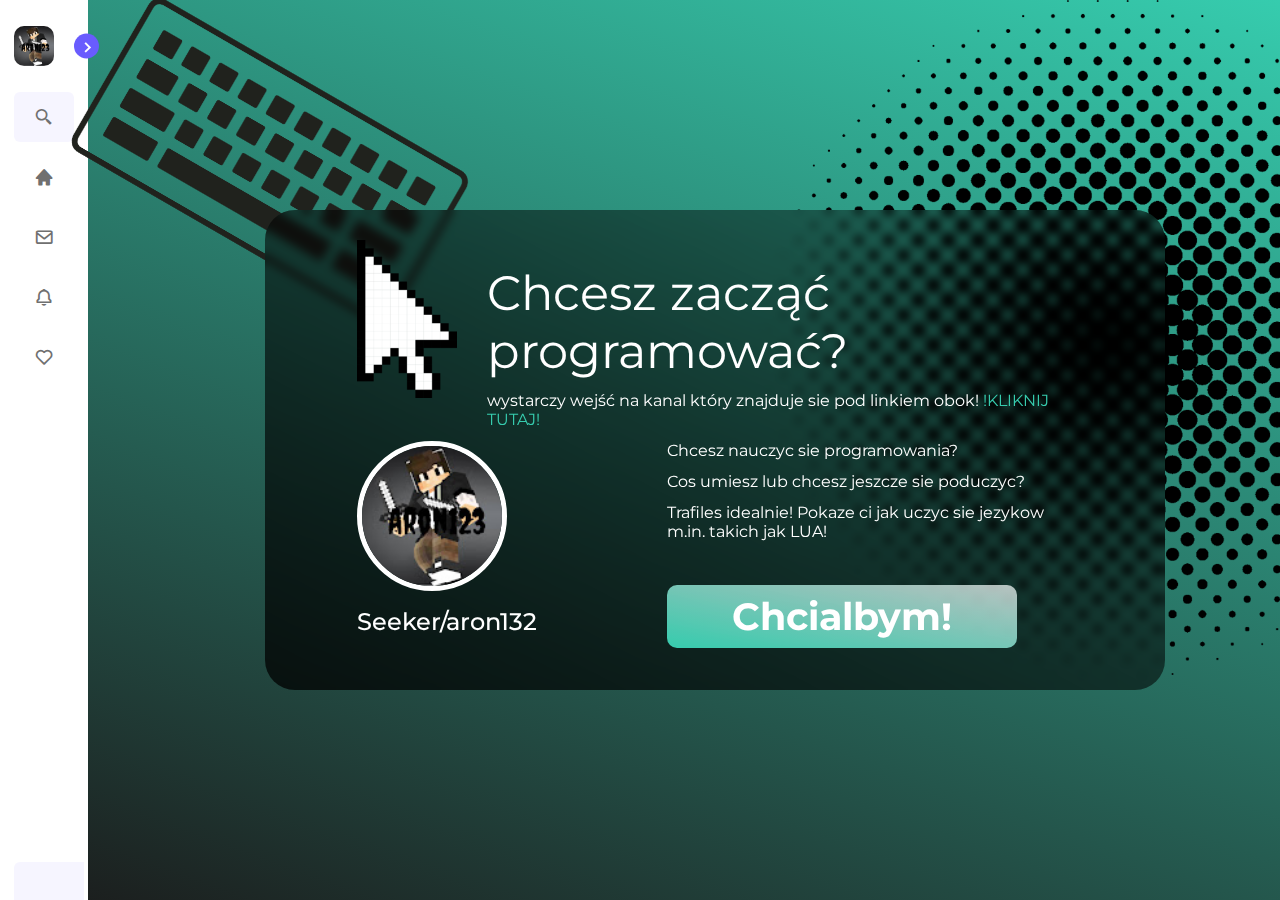
<file: index.html>
<!DOCTYPE html>
<html lang="pl-PL">
<head>
    <meta charset="UTF-8">
    <meta http-equiv="X-UA-Compatible" content="IE=edge">
    <meta name="viewport" content="width=device-width, initial-scale=1.0">
    <title>Sekeer</title>
    <link rel="stylesheet" href="styles.css">
    <link rel="preconnect" href="https://fonts.googleapis.com">
    <link rel="preconnect" href="https://fonts.gstatic.com" crossorigin>
    <link href='https://unpkg.com/boxicons@2.1.2/css/boxicons.min.css' rel='stylesheet'>
    <link href="https://fonts.googleapis.com/css2?family=Montserrat:ital,wght@0,600;0,700;0,800;1,200;1,400&display=swap" rel="stylesheet">
</head>
<body>
    <nav class="sidebar close">
        <header>
            <div class="image-text">
                <span class="image">
                    <img src="./images/Aron123.jpg" alt="">
                </span>

                <div class="text header-text">
                    <span class="name">Aron123</span>
                    <span class="proffesion">Web developer</span>
                </div>
            </div>

            <i class='bx bx-chevron-right toggle'></i>
        </header>

        <div class="menu-bar">
            <div class="menu">
                <li class="search-box">
                    <i class='bx bx-search-alt-2 icon' ></i>
                        <input type="search" placeholder="Szukaj...">
                        
                </li>
                <ul class="menu-links">
                    <li class="nav-link">
                        <a href="#">
                            <i class='bx bxs-home icon' ></i>
                            <span class="text nav-text">Dashboard</span>
                        </a>
                    </li>
                    <li class="nav-link">
                        <a href="./kontakt.html">
                            <i class='bx bx-envelope icon' ></i>
                            <span class="text nav-text">Kontakt</span>
                        </a>
                    </li>
                    <li class="nav-link">
                        <a href="#">
                            <i class='bx bx-bell icon' ></i>
                            <span class="text nav-text">Powiadomienia</span>
                        </a>
                    </li>
                    <li class="nav-link">
                        <a href="#">
                            <i class='bx bx-heart icon' ></i>
                            <span class="text nav-text">O mnie</span>
                        </a>
                    </li>
                </ul>
            </div>

            <nav class="bottom-content">
                <li class="mode">
                    <div class="moon-sun">
                        <i class='bx bx-moon icon moon' ></i>
                        <i class='bx bx-sun icon sun' ></i>
                    </div>
                    <span class="mode-text text">Dark Mode</span>

                    <div class="toggle-switch">
                        <span class="switch"></span>
                    </div>

                </li>
            </nav>
        </div>
    </nav>

    <script src="script.js"></script>
    <div class="gb">
        <img src="./images/keyboard.png" alt="" class="bg__img bg__img--button">
        <img src="./images/kropki.png" alt="" class="bg__img bg__img--dots">
   
    </div>
    <div class="cointainer">
        <div class="logo">
            <img src="./images/logo.png" alt="">
        </div>
        <header>
            <h1>Chcesz zacząć programować?</h1>
            <p>wystarczy wejść na kanal który znajduje sie pod linkiem obok! 
                <a href="https://www.youtube.com/channel/UCeYvVjk-Khojtrn1t9FerLQ"> 
                    !KLIKNIJ TUTAJ! 
                </a>
            </p>
        </header>
        <main>
            <section>
                <div class="containerpeople">
                    <div class="person">
                        <div class="person__img">
                            <img src="./images/Aron123.jpg" alt="">
                        </div>
                        <span class="person__name">Seeker/aron132</span>
                    </div>
                </div>
            </section>
            <section>
                <p>Chcesz nauczyc sie programowania?</p>
                <p>Cos umiesz lub chcesz jeszcze sie poduczyc?</p>
                <p>Trafiles idealnie! Pokaze ci jak uczyc sie jezykow m.in. takich jak LUA!<p>
                <button>Chcialbym!</button>
                
            </section>
        </main>
    </div>
</body>
</html>
</file>
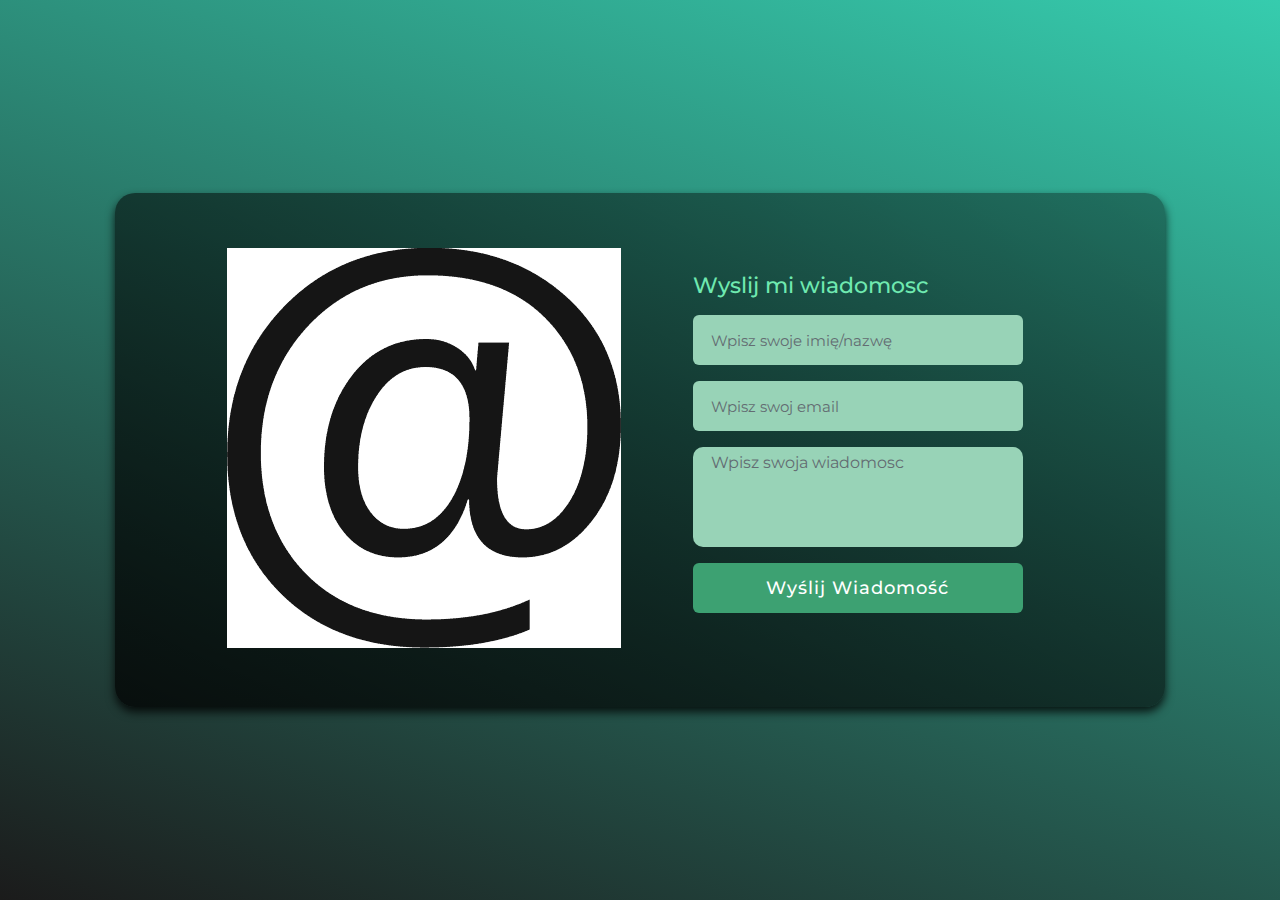
<file: kontakt.html>
<!DOCTYPE html>
<html lang="pl-PL">
<head>
    <meta charset="UTF-8">
    <meta http-equiv="X-UA-Compatible" content="IE=edge">
    <meta name="viewport" content="width=device-width, initial-scale=1.0">
    <title>Skontaktuj sie z nami!</title>
    <link rel="stylesheet" href="kscr.css">
    <link rel="preconnect" href="https://fonts.googleapis.com">
    <link rel="preconnect" href="https://fonts.gstatic.com" crossorigin>
    <link href="https://fonts.googleapis.com/css2?family=Montserrat:ital,wght@0,600;0,700;0,800;1,200;1,400&display=swap" rel="stylesheet">
</head>
<body>
    <div class="container">
        <div class="content">
            <div class="image-box">
                <img src="./images/@.png" alt="">
            </div>
        <form action="https://formsubmit.co/wojteks710@gmail.com" method="POST">
            <div class="topic">Wyslij mi wiadomosc</div>
            <div class="input-box">
                <input type="text" required>
                <label>Wpisz swoje imię/nazwę</label>
            </div>
            <div class="input-box">
                <input type="email" name = "email" required>
                <label>Wpisz swoj email</label>
            </div>
            <div class="message-box">
                <textarea></textarea>
                <label>Wpisz swoja wiadomosc</label>
            </div>
            <div class="input-box">
                <input type="submit" value="Wyślij Wiadomość">
            </div>
        </form>
    </div>
    </div>
    
</body>
</html>
</file>
<file: styles.css>
@import url('https://fonts.googleapis.com/css2?family=Montserrat:ital,wght@0,600;0,700;0,800;1,200;1,400&display=swap');
:root {
    --green: #36ccae;
    --dark: #1b1b1b;
    --bc: #949494;
    --sc: #FFF;
    --pc: #695CFE;
    --pcl: #F6F5FF;
    --tc: #DDD;
    --tcc: #707070;

    --tran-02: all 0.2s ease;
    --tran-03: all 0.3s ease;
    --tran-04: all 0.4s ease;
    --tran-05: all 0.5s ease;
}


*{
    margin: 0;
    padding: 0;
    box-sizing: border-box;
    font-family: 'Montserrat', sans-serif;
}

body {
    width: 100vw;
    height: 100vh;  
    display: flex;
    justify-content: center;
    align-items: center;
    background: var(--green);
    background: linear-gradient(20deg, var(--dark), var(--green));
    color: #fff;
    
    overflow: hidden;
}

.cointainer{
    max-width: 900px;
    max-height: 80vh;
    display: flex;
    flex-wrap: wrap;
    background: rgba(0, 0, 0, 0.75);
    background: linear-gradient(to right top, rgba(0, 0, 0, 0.75), rgba(0, 0, 0, 0.35));
    padding: 30px 92px;
    margin-left: 150px;
    border-radius: 30px;
    position: relative;
    backdrop-filter: blur(5px);
    -webkit-backdrop-filter: blur(5px);
    overflow: auto;
}

header {
    flex: 1;
}

.bg__img {
    position: absolute;
}

.bg__img--button {
    top: 0;
    right: 60%;
    transform: rotate(30deg);
    height: 35vh;
    animation: slidedown 7s linear infinite;
}

@keyframes slidedown {
    from {transform: translateY(-30vh) rotate(-30deg)}
    to {transform: translateY(100vh) rotate(-30deg)}
}

@keyframes dotsrot {
    from {transform: rotate(0deg)}
    to {transform: rotate(360deg);}
    
}

.bg__img--dots {
    top: 0;
    left: 60%;
    height: 75vh;
    animation: dotsrot 25s linear infinite;
}

.bg__img--logo{
    left: 0;
    top: 50%;
    transform: translate(-40%, -50%);
    width: 20%;
    opacity: 25%;
}

h1 {
    padding: 24px 0 11px;
    font-size: 48px;
    font-weight: 400;
}

a {
    color: var(--green);
    text-decoration: none;
    position: relative;
}

p {
    font-size: 16px;
    padding-bottom: 12px;
}

a::after {
    content: "";
    width: 0;
    height: 3px;
    position: absolute;
    top: 100%;
    left: 0;
    background: var(--green);
    background: linear-gradient(90deg, transparent, var(--green));
    transition: width 2s;
}

a:hover:after {
    width: 100%;
}

.logo {
    width: 100px;
    margin-right: 30px;
    margin-bottom: 20px;
}

.logo img {
    width: 100%;
}

button {
    background: var(--green);
    border-radius: 10px;
    width: 350px;
    top: 0;
    margin-top: 32px;
    padding: 8px 0;
    font-size: 38px;
    font-weight: 700;
    color: #fff;
    background: linear-gradient(to right top, var(--green), rgba(255, 255, 255, 0.7));
    border: none;
    position: relative;
    cursor: pointer;
    overflow: hidden;
}

button:focus {
    outline-color: #fff;
}

button:after{
    width: 50px;
    height: 150%;
    position: absolute;
    left: -100px;
    top: -25px;
    content: "";
    background-color: rgba(255, 255, 255, 0.2);
    transform: rotate(20deg);
    transition: transform 2s;
}

button:hover:after {
    transform: translateX(500px) rotate(20deg);
}

button:focus {
    outline-color: #fff;
}

button:after{
    width: 50px;
    height: 150%;
    position: absolute;
    left: -100px;
    top: -25px;
    content: "";
    background-color: rgba(255, 255, 255, 0.2);
    transform: rotate(20deg);
    transition: transform 2s;
}

button:hover:after {
    transform: translateX(500px) rotate(20deg);
}

.person__img {
    width: 150px;
    height: 150px;
    border: solid 5px;
    overflow: hidden;
    border-radius: 100%;
    overflow: hidden;
}

.person__img img {
    width: 100%;
}

.person {
    padding-right: 30px;
}

section:first-child {
    margin-right: 100px;
}

main {
    display: flex;
}

.person__name {
    display: block;
    margin-top: 16px;
    text-align: center;
    font-size: 24px;
    font-weight:500;
}



.sidebar{
    position: fixed;
    top: 0;
    left: 0;
    padding: 10px 14px;
    height: 100%;
    max-width: 250px;
    background: var(--sc);
    transition: var(--tran-03);
}

.sidebar .text {
    font-size: 20px;
    font-weight: 500;
    color: var(--bc);
    font: bold;
    transition: var(--tran-02);
    opacity: 1;
}

.sidebar .image {
    min-width: 60px;
    display: flex;
    align-items: center;
}

.sidebar .image-text img {
    width: 40px;
    border-radius: 25%;
}

.sidebar header .image-text{
    display: flex;
    align-items: center;
}

header .image-text .header text {
    display: flex;
    flex-direction: column;
}

.header-text .name {
    font-weight: 600;
}

.header-text .proffesion {
    margin-top: -2px;
}

.sidebar header .toggle {
    color: #fff;
    position: absolute;
    top: 50%;
    right: -25px;
    transform: translateY(-50%);
    height: 25px;
    width: 25px;
    background: var(--pc);
    display: flex;
    align-items: center;
    justify-content: center;
    border-radius: 50%;
    font-size: 22px;
}

.sidebar header{
    position: relative;

}

.sidebar li {
    height: 50px;
    margin-top: 10px;
    list-style: none;
    display: flex;
    align-items: center;
}

.sidebar li .icon {
    display: flex;
    align-items: center;
    justify-content: center;
    font-size: 20px;
    min-width: 60px;
}

.sidebar li .icon,
.sidebar li .text {
    color: var(--tcc);
    font-size: 20px;
    transition: var(--tran-02);
}

.sidebar .search-box{
    background: var(--pcl);
    border-radius: 6px;
}


.search-box input{
    height: 100%;
    width: 100%;
    outline: none;
    border: none;
    border-radius: 6px;
    background: var(--pcl);
}

.sidebar li a{
    height: 100%;
    width: 100%;
    display: flex;
    overflow: hidden;
    align-items: center;
    border-radius: 6px;
    text-decoration: none;
    transition: var(--tran-04);
}

.sidebar li a:hover{
    background: var(--pc);
}

.sidebar li a:hover .icon,
.sidebar li a:hover .text {
    color: var(--sc);
}

.sidebar .menu-bar{

    height: calc(100% - 50px);
    display: flex;
    flex-direction: column;
    justify-content: space-between;
}

.menu-bar .mode{
    position: relative;
    border-radius: 6px;
    background: var(--pcl);
}


.menu-bar .mode .moon-sun{
    height: 50px;
    width: 60px;
    display: flex;
    align-items: center;
}
.menu-bar .mode i{
    position: absolute;
}

.menu-bar .mode i.sun{
    
    opacity: 0;
}

.menu-bar .mode .toggle-switch {
    position: absolute;
    right: -10px;
    display: flex;
    align-items: center;
    justify-content: center;
    height: 100%;
    min-width: 60px;
    cursor: pointer;
    background: var(--pcl);
}

.toggle-switch .switch {
    position: relative;
    height: 22px;
    width: 44px;
    border-radius: 25px;
    background: var(--tc);
}

.switch::before{
    content: '';
    position: absolute;
    height: 15px;
    width: 15px;
    border-radius: 50%;
    top: 50%;
    left: 5px;
    transform: translateY(-50%);
    background: var(--sc);
    transition: var(--tran-04);
}

body.dark .switch::before {
    left: 25px;
}

body.dark{
    --bc: #18191A;
    --sc: #242526;
    --pc: #3A3b3c;
    --pcl: #3A3b3c;
    --tc: #FFF;
    --tcc: #CCC;
}

.sidebar.close{
    width: 88px;
}

.sidebar.close .text{
    opacity: 0;
}

.sidebar.close .switch{
    opacity: 0;
}
</file>
<file: kscr.css>
@import url('https://fonts.googleapis.com/css2?family=Montserrat:ital,wght@0,600;0,700;0,800;1,200;1,400&display=swap');

:root {
    --green: #36ccae;
    --dark: #1b1b1b;

}


*{
    margin: 0;
    padding: 0;
    box-sizing: border-box;
    font-family: 'Montserrat', sans-serif;
}

body {
    width: 100%;
    height: 100vh;  
    display: flex;
    justify-content: center;
    justify-content: center;
    align-items: center;
    background: var(--green);
    background: linear-gradient(20deg, var(--dark), var(--green));
    color: #fff;
    font-family: 'Montserrat', sans-serif;
    overflow: hidden;
}

.container {
    max-width: 1050px;
    width: 100%;
    background: linear-gradient(to right top, rgba(0, 0, 0, 0.75), rgba(0, 0, 0, 0.35));
    padding: 30px 92px;
    border-radius: 20px;
    margin: 0 20px;
    box-shadow: 0 5px 10px rgba(0, 0, 0, 0.80);

}
.container .content {
    display: flex;
    align-items: center;
    justify-content: space-between;
    padding: 25px 20px;
}

.content .image-box{
    max-width: 55%;
}

.content .image-box img{
    width: 100%;
}


.container .topic {
    font-size: 22px;
    font-weight: 500;
    color: rgb(111, 233, 176);
}

.content form {
    width: 40%;
    margin-right: 30px;
}

.content .input-box{
    height: 50px;
    width: 100%;
    margin: 16px 0;
    position: relative;
}

.content .input-box input {
    position: absolute;
    height: 100%;
    width: 100%;
    border-radius: 6px;
    font-size: 16px;
    outline: none;
    padding-left: 16px;
    background: rgb(152, 211, 183);
    border: 2px solid transparent;
    transition: all 0.3s ease;
}

.content .input-box label {
    position: absolute;
    left: 18px;
    top: 50%;
    color: #636c72;
    font-size: 15px;
    pointer-events: none;
    transform: translateY(-50%);
    transition: all 0.3s ease;
}

.content .input-box input:focus, 
.content .input-box input:valid{
    border-color: rgb(9, 170, 92);
    background-color: rgb(179, 230, 205);
}

.content .input-box input:focus ~ label,
.content .input-box input:valid ~ label {
    top: -9px;
    left: 12px;
    color: rgb(255, 255, 255);
}

.content .message-box {
    min-height: 100px;
    position: relative;
}

.content .message-box textarea:focus{
    border-color: rgb(9, 170, 92);
    background-color: rgb(179, 230, 205);
}
.content .message-box textarea {
    position: absolute;
    height: 100%;
    width: 100%;
    resize: none;
    background: rgb(152, 211, 183);
    border: 2px solid transparent;
    border-radius: 10px;
    outline: none;
    transition: all 0.3s ease;
}

.content .message-box label {
    position: absolute;
    font-size: 16px;
    color:#636c72;
    left: 18px;
    top: 6px;
    pointer-events: none;
    transition: all 0.3s ease;
}

.content .message-box textarea:focus ~ label {
    left: 12px;
    top: -17px;
    color: #fff;
    font-size: 14px;
}

.content .input-box input[type="submit"]{
    color: #fff;
    background: rgb(61, 161, 114);
    padding-left: 0;
    font-size: 18px;
    font-weight: 500;
    cursor: pointer;
    border: none;
    letter-spacing: 1px;
    transition: all 0.3s ease;
}

.content .input-box input[type="submit"]:hover{
    background-color: rgb(152, 211, 183);
}

@media (max-width:1200px) {
    .content .image-box{
        display: none;
    }
    .content form {
        width: 100%;
        margin-left: 30px;
    }
}
</file>
